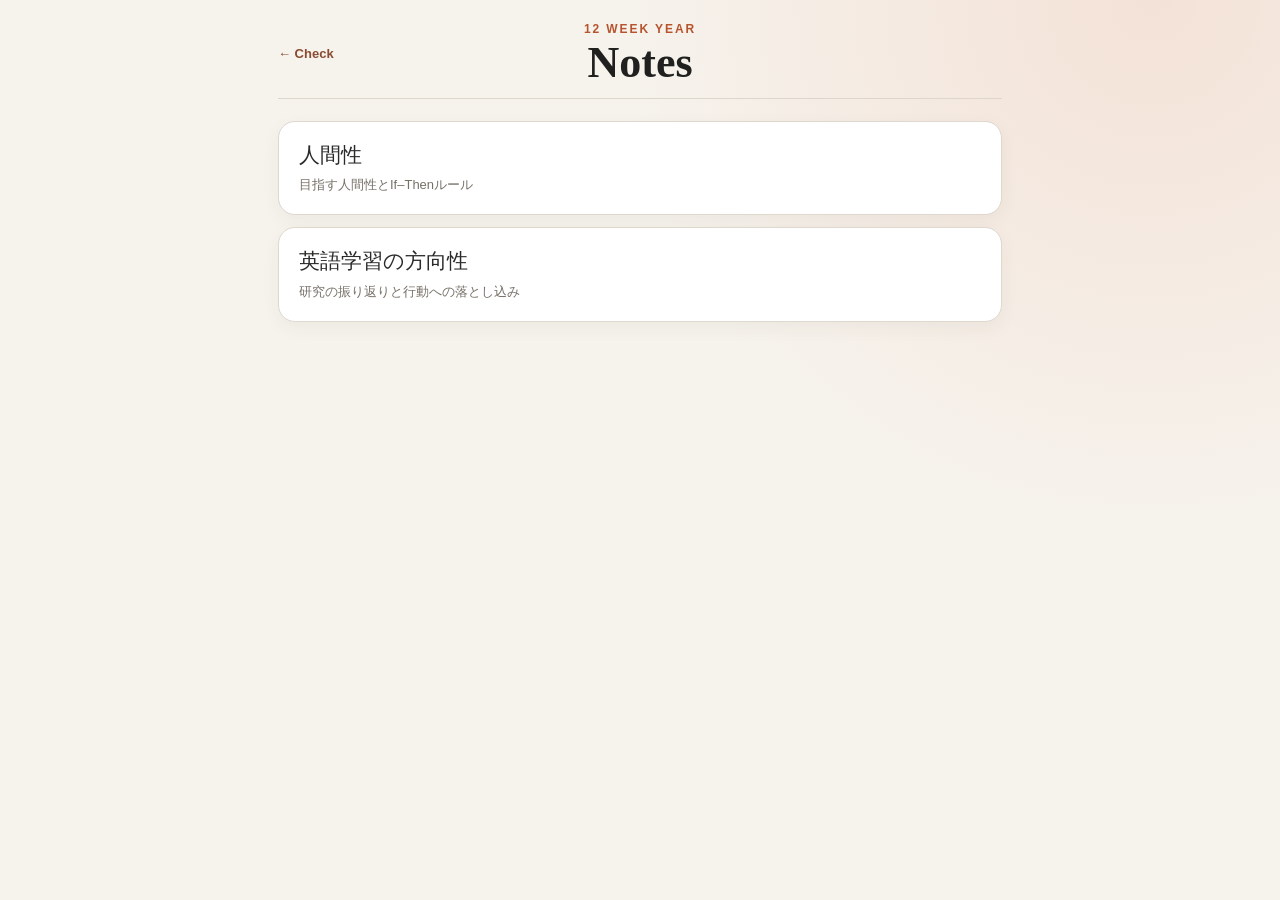
<file: docs/library.html>
<!doctype html>
<html lang="ja">
  <head>
    <meta charset="utf-8">
    <meta name="viewport" content="width=device-width, initial-scale=1, viewport-fit=cover">
    <meta name="theme-color" content="#f6f3ed">
    <meta name="description" content="12 Week YearのNotes閲覧画面">
    <title>12 Week Year Library</title>
    <link rel="stylesheet" href="./styles.css?v=20260831-1">
  </head>
  <body class="library-page">
    <main class="library-shell">
      <header class="library-toolbar">
        <a id="library-back" class="library-back" href="./">← Check</a>
        <div>
          <p class="eyebrow">12 WEEK YEAR</p>
          <h1 id="library-title">Library</h1>
        </div>
      </header>

      <p id="library-error" class="error" hidden></p>
      <section id="library-menu" class="library-menu" aria-label="資料を選択"></section>
      <article id="library-reader" class="library-reader" hidden></article>
    </main>

    <script type="module" src="./library.js?v=20260831-1"></script>
  </body>
</html>
</file>
<file: docs/styles.css>
:root {
  color-scheme: light;
  font-family: -apple-system, BlinkMacSystemFont, "Segoe UI", sans-serif;
  color: #20211f;
  background: #f6f3ed;
  font-synthesis: none;
}

* { box-sizing: border-box; }

body {
  margin: 0;
  background:
    radial-gradient(circle at 90% 0%, rgba(224, 111, 63, .13), transparent 34rem),
    #f6f3ed;
}

button, input { font: inherit; }

.shell {
  width: min(100%, 760px);
  margin: 0 auto;
  padding: 28px 18px 130px;
}

.topbar {
  display: flex;
  align-items: flex-end;
  justify-content: space-between;
  gap: 18px;
  margin-bottom: 28px;
}

.topbar-actions {
  display: flex;
  flex: 0 0 auto;
  gap: 8px;
}

.library-sheet-backdrop {
  position: fixed;
  inset: 0;
  z-index: 50;
  display: flex;
  align-items: flex-end;
  justify-content: center;
  background: rgba(59, 50, 38, 0);
  transition: background-color .25s ease;
}

.library-sheet-backdrop[hidden] {
  display: none;
}

.library-sheet-backdrop.is-open {
  background: rgba(59, 50, 38, .38);
}

.library-sheet {
  width: min(100%, 560px);
  max-height: 75dvh;
  overflow-y: auto;
  padding: 10px 16px calc(20px + env(safe-area-inset-bottom));
  border: 1px solid #e4ddd2;
  border-bottom: none;
  border-radius: 22px 22px 0 0;
  background: #fffdf9;
  box-shadow: 0 -12px 40px rgba(59, 50, 38, .22);
  transform: translateY(100%);
  transition: transform .25s ease;
}

.library-sheet-backdrop.is-open .library-sheet {
  transform: translateY(0);
}

.library-sheet-handle {
  width: 40px;
  height: 4px;
  margin: 2px auto 10px;
  border-radius: 999px;
  background: #d8d0c4;
}

.library-sheet-header {
  display: flex;
  align-items: center;
  justify-content: space-between;
  gap: 12px;
  margin-bottom: 10px;
}

.library-sheet-header h2 {
  margin: 0;
  font-size: 20px;
  letter-spacing: .02em;
}

.library-sheet-close {
  display: inline-flex;
  align-items: center;
  justify-content: center;
  width: 36px;
  height: 36px;
  border: 1px solid #cfc7bb;
  border-radius: 999px;
  color: #514c45;
  background: rgba(255,255,255,.7);
  font-size: 18px;
  line-height: 1;
  cursor: pointer;
}

.library-sheet-list {
  display: flex;
  flex-direction: column;
  gap: 8px;
}

.library-sheet-item {
  display: flex;
  align-items: center;
  justify-content: space-between;
  gap: 12px;
  padding: 14px 16px;
  border: 1px solid #e4ddd2;
  border-radius: 16px;
  color: #514c45;
  background: rgba(255,255,255,.75);
  text-decoration: none;
}

.library-sheet-item:active {
  background: rgba(183, 84, 46, .08);
}

.library-sheet-item-text {
  display: flex;
  flex-direction: column;
  gap: 3px;
}

.library-sheet-item-text strong {
  font-size: 15px;
  font-weight: 800;
}

.library-sheet-item-text span {
  color: #8d857a;
  font-size: 12px;
}

.library-sheet-chevron {
  flex: 0 0 auto;
  color: #b7542e;
  font-size: 20px;
  font-weight: 700;
}

body.sheet-open {
  overflow: hidden;
}

.library-open {
  display: inline-flex;
  align-items: center;
  min-height: 46px;
  flex: 0 0 auto;
  padding: 0 18px;
  border: 1px solid #cfc7bb;
  border-radius: 14px;
  color: #514c45;
  background: rgba(255,255,255,.7);
  font-weight: 800;
  text-decoration: none;
  cursor: pointer;
  box-shadow: 0 5px 15px rgba(59, 50, 38, .05);
}

.eyebrow {
  margin: 0 0 5px;
  color: #b7542e;
  font-size: 12px;
  font-weight: 800;
  letter-spacing: .16em;
}

h1 { margin: 0; font-family: Georgia, "Yu Mincho", serif; font-size: clamp(34px, 9vw, 54px); line-height: .98; }
.period { margin: 9px 0 0; color: #6c6c66; font-weight: 600; }

.week-tabs {
  display: grid;
  grid-template-columns: repeat(4, minmax(0, 1fr));
  gap: 8px;
  margin: 0 0 16px;
}

.week-tab {
  min-width: 0;
  min-height: 52px;
  padding: 8px 4px;
  border: 1px solid #d7d1c7;
  border-radius: 14px;
  color: #66665f;
  background: rgba(255,255,255,.62);
  cursor: pointer;
}

.week-tab { font-size: 13px; font-weight: 800; }
.week-tab[data-active="true"] { border-color: #b7542e; color: #fffaf3; background: #b7542e; box-shadow: 0 5px 12px rgba(183, 84, 46, .22); }

.day-tabs {
  display: grid;
  grid-template-columns: repeat(7, minmax(45px, 1fr));
  gap: 6px;
  padding: 5px;
  border: 1px solid #ded8cf;
  border-radius: 17px;
  background: rgba(255,255,255,.55);
  box-shadow: 0 8px 28px rgba(59, 50, 38, .06);
}

.day-tab {
  min-height: 57px;
  padding: 7px 2px;
  border: 0;
  border-radius: 12px;
  color: #676760;
  background: transparent;
  cursor: pointer;
}

.day-tab span, .day-tab small { display: block; }
.day-tab span { font-weight: 800; }
.day-tab small { margin-top: 3px; font-size: 10px; }
.day-tab[data-active="true"] { color: #fffaf3; background: #242622; box-shadow: 0 5px 12px rgba(36, 38, 34, .2); }

.day-panel { margin-top: 28px; }
.area { margin: 0 0 26px; }
.area h3 { margin: 0 0 9px; color: #8a4b32; font-size: 13px; letter-spacing: .08em; }

.check-row {
  display: grid;
  grid-template-columns: 29px 1fr;
  gap: 13px;
  align-items: center;
  min-height: 64px;
  margin-bottom: 8px;
  padding: 11px 14px;
  border: 1px solid #ded8cf;
  border-radius: 15px;
  background: rgba(255,255,255,.7);
  box-shadow: 0 5px 15px rgba(59, 50, 38, .04);
  cursor: pointer;
  -webkit-tap-highlight-color: transparent;
}

.check-row[data-checked="true"] { border-color: #b8c1ab; background: #edf0e8; }
.check-row input { width: 25px; height: 25px; margin: 0; accent-color: #4e6544; }
.check-row span { min-width: 0; }
.check-content {
  display: grid;
  grid-template-columns: minmax(160px, 1fr) minmax(260px, auto);
  gap: 14px;
  align-items: center;
}
.check-row strong { display: block; font-size: 15px; line-height: 1.45; }
.check-row[data-checked="true"] strong { color: #65705e; text-decoration: line-through; text-decoration-thickness: 1px; }

.action-meta {
  display: grid;
  grid-template-columns: repeat(2, minmax(94px, 1fr));
  align-items: stretch;
}

.action-metric {
  display: flex;
  min-width: 0;
  flex-direction: column;
  justify-content: center;
  padding: 2px 10px;
  border-left: 1px solid #ded8cf;
}

.action-metric small {
  color: #908e86;
  font-size: 9px;
  font-weight: 800;
  letter-spacing: .08em;
  text-transform: uppercase;
}

.action-metric b {
  margin-top: 3px;
  overflow: hidden;
  color: #4d4e49;
  font-size: 11px;
  text-overflow: ellipsis;
  white-space: nowrap;
}

.progress-metric[data-completed="true"] b {
  color: #4e6544;
}

.save-bar {
  position: fixed;
  z-index: 10;
  right: 0;
  bottom: 0;
  left: 0;
  display: flex;
  align-items: center;
  justify-content: space-between;
  gap: 16px;
  padding: 13px max(18px, env(safe-area-inset-right)) calc(13px + env(safe-area-inset-bottom)) max(18px, env(safe-area-inset-left));
  border-top: 1px solid rgba(202, 196, 186, .9);
  background: rgba(250, 248, 243, .92);
  backdrop-filter: blur(16px);
}

.save-bar div { min-width: 0; }
.save-bar strong, .save-bar small { display: block; }
.save-bar strong { font-size: 12px; }
.save-bar small { margin-top: 2px; overflow: hidden; color: #77766f; font-size: 10px; text-overflow: ellipsis; white-space: nowrap; }
.save-bar button { min-height: 48px; flex: 0 0 auto; padding: 0 20px; border: 0; border-radius: 14px; color: #fff; background: #b7542e; font-weight: 800; box-shadow: 0 6px 16px rgba(183, 84, 46, .25); cursor: pointer; }
.save-bar button:disabled { opacity: .45; cursor: wait; box-shadow: none; }
.error { padding: 16px; border-radius: 12px; color: #8d2e23; background: #fae5df; }
.empty-actions { margin: 14px 0; padding: 22px 18px; border: 1px dashed #cfc7bb; border-radius: 15px; color: #777168; background: rgba(255,255,255,.45); text-align: center; }

.library-page { min-height: 100dvh; }
.library-shell {
  width: min(100%, 760px);
  min-height: 100dvh;
  margin: 0 auto;
  padding: 22px 18px calc(48px + env(safe-area-inset-bottom));
}
.library-toolbar {
  display: grid;
  grid-template-columns: 86px 1fr 86px;
  align-items: center;
  min-height: 76px;
  margin-bottom: 22px;
  padding-bottom: 14px;
  border-bottom: 1px solid #ddd6cb;
}
.library-toolbar > div { min-width: 0; text-align: center; }
.library-toolbar h1 { overflow: hidden; font-size: clamp(30px, 8vw, 44px); text-overflow: ellipsis; white-space: nowrap; }
.library-back { color: #8a4b32; font-size: 13px; font-weight: 800; text-decoration: none; }
.library-menu { display: grid; gap: 12px; }
.note-card {
  display: grid;
  gap: 7px;
  width: 100%;
  padding: 20px;
  border: 1px solid #ded8cf;
  border-radius: 17px;
  color: #2b2c29;
  background: #fff;
  text-align: left;
  text-decoration: none;
  cursor: pointer;
  box-shadow: 0 6px 18px rgba(59, 50, 38, .05);
}
.note-card strong { font: 700 21px/1.3 Georgia, "Yu Mincho", serif; }
.note-card span { color: #777168; font-size: 13px; }
.library-reader { padding: 8px 3px 56px; }
.library-reader h2 { margin: 0 0 25px; font: 700 29px/1.3 Georgia, "Yu Mincho", serif; }
.library-reader h3 { margin: 31px 0 13px; color: #8a4b32; font: 700 21px/1.4 Georgia, "Yu Mincho", serif; }
.library-reader h4 { margin: 25px 0 10px; font-size: 16px; }
.library-reader p, .note-list-item { font-size: 15px; line-height: 1.75; }
.library-reader p { margin: 0 0 14px; }
.library-reader .library-empty { margin-top: 28px; color: #817a71; text-align: center; }
.library-reader blockquote { margin: -12px 0 25px; color: #817a71; font-size: 12px; }
.library-reader a { color: #a84d2b; }
.note-table-wrap { margin: 6px 0 22px; overflow-x: auto; -webkit-overflow-scrolling: touch; }
.note-table { min-width: 100%; border-collapse: collapse; font-size: 13px; line-height: 1.6; }
.note-table th, .note-table td { padding: 8px 11px; border: 1px solid #e2dacd; text-align: left; vertical-align: top; }
.note-table th { background: #f0eae0; color: #8a4b32; font-weight: 700; white-space: nowrap; }
.note-table td { background: #fdfbf7; min-width: 96px; }
.note-list-item { position: relative; margin: 0 0 8px; padding-left: calc(20px + var(--depth) * 18px); }
.note-list-item::before { position: absolute; left: calc(5px + var(--depth) * 18px); color: #b7542e; content: "•"; }

@media (min-width: 700px) {
  .shell { padding-top: 52px; }
  .save-bar { right: 50%; left: auto; width: min(100%, 760px); transform: translateX(50%); border: 1px solid #d8d2c8; border-bottom: 0; border-radius: 18px 18px 0 0; }
}

@media (max-width: 599px) {
  .topbar { align-items: center; }
  .library-open { min-height: 42px; padding: 0 12px; }
  .check-row { gap: 10px; align-items: center; padding: 12px; }
  .check-content { grid-template-columns: 1fr; gap: 9px; }
  .action-meta { margin-left: 0; }
  .action-metric { padding: 2px 8px; }
  .action-metric:first-child { padding-left: 0; border-left: 0; }
}

@media (prefers-reduced-motion: no-preference) {
  .check-row, .day-tab, .week-tab, .library-open, .note-card { transition: background-color .15s ease, border-color .15s ease, transform .15s ease; }
  .check-row:active, .day-tab:active, .week-tab:active, .library-open:active, .note-card:active { transform: scale(.98); }
}
</file>
